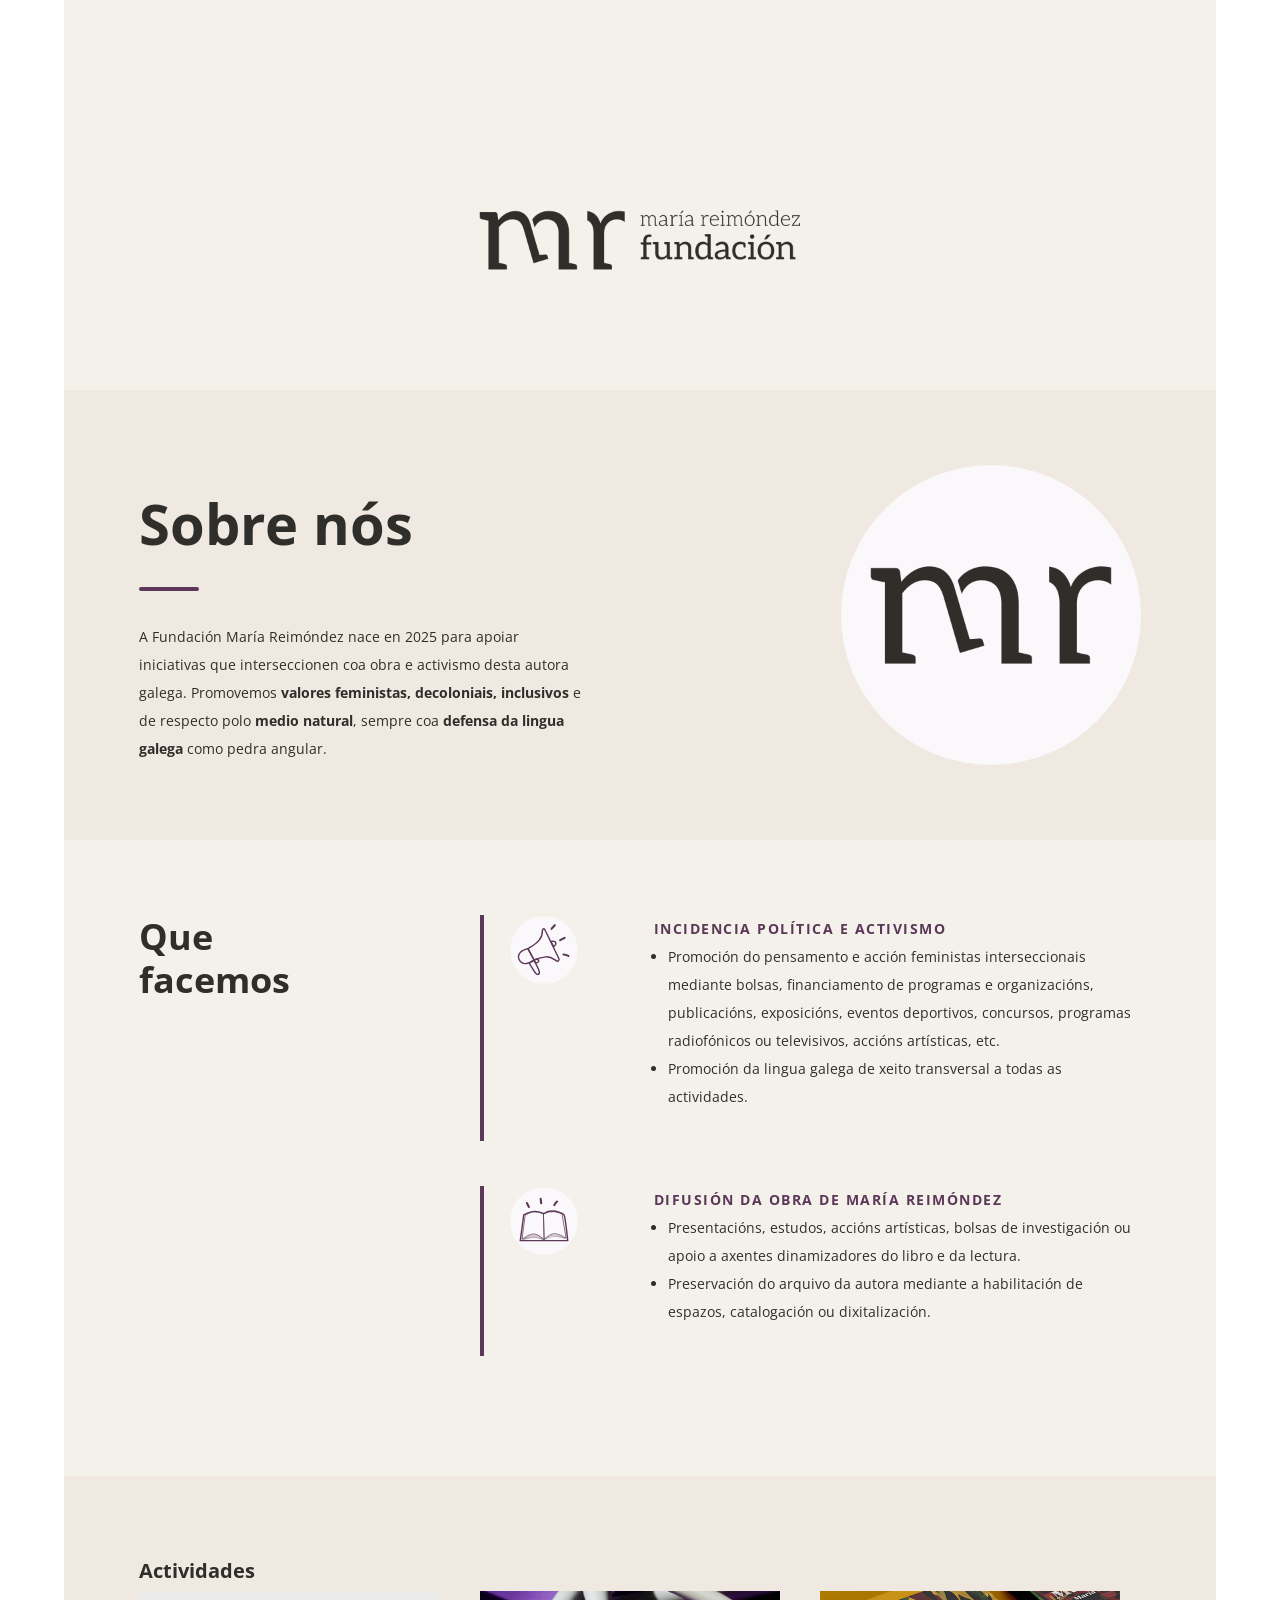
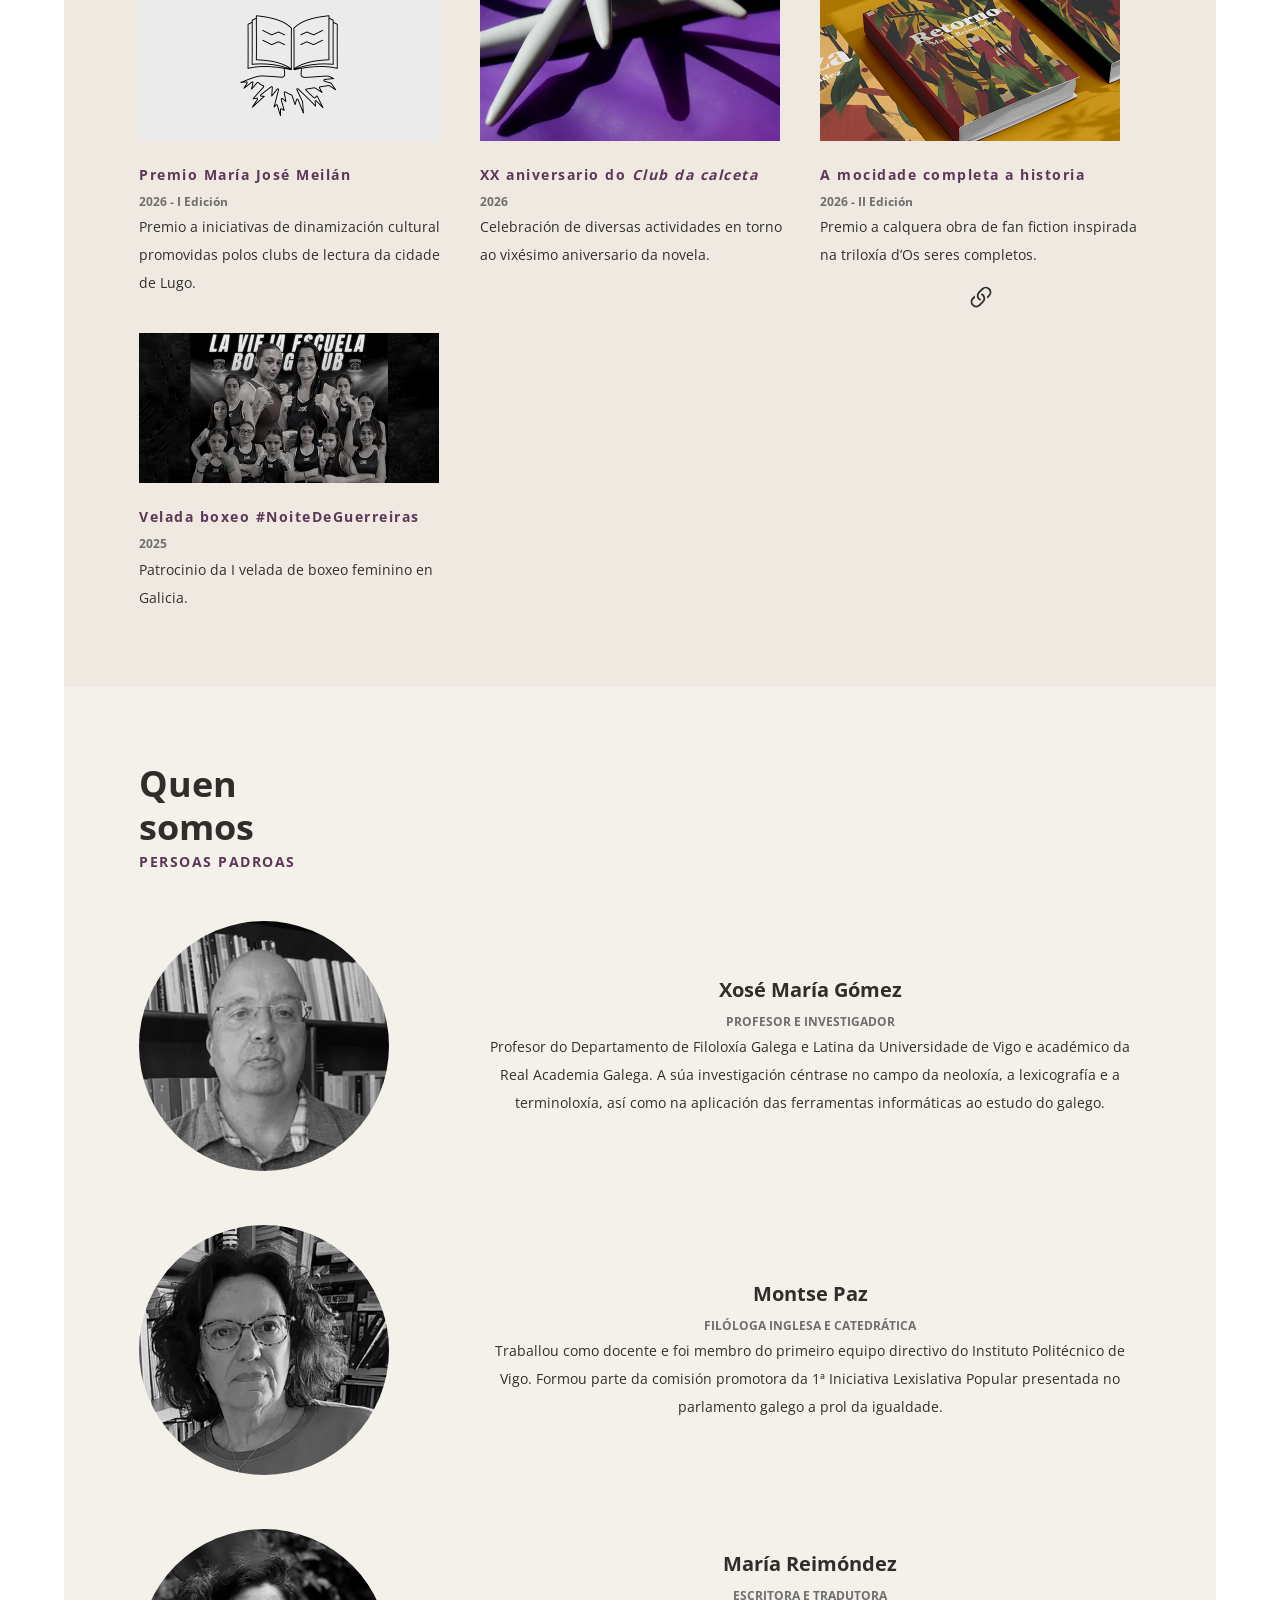
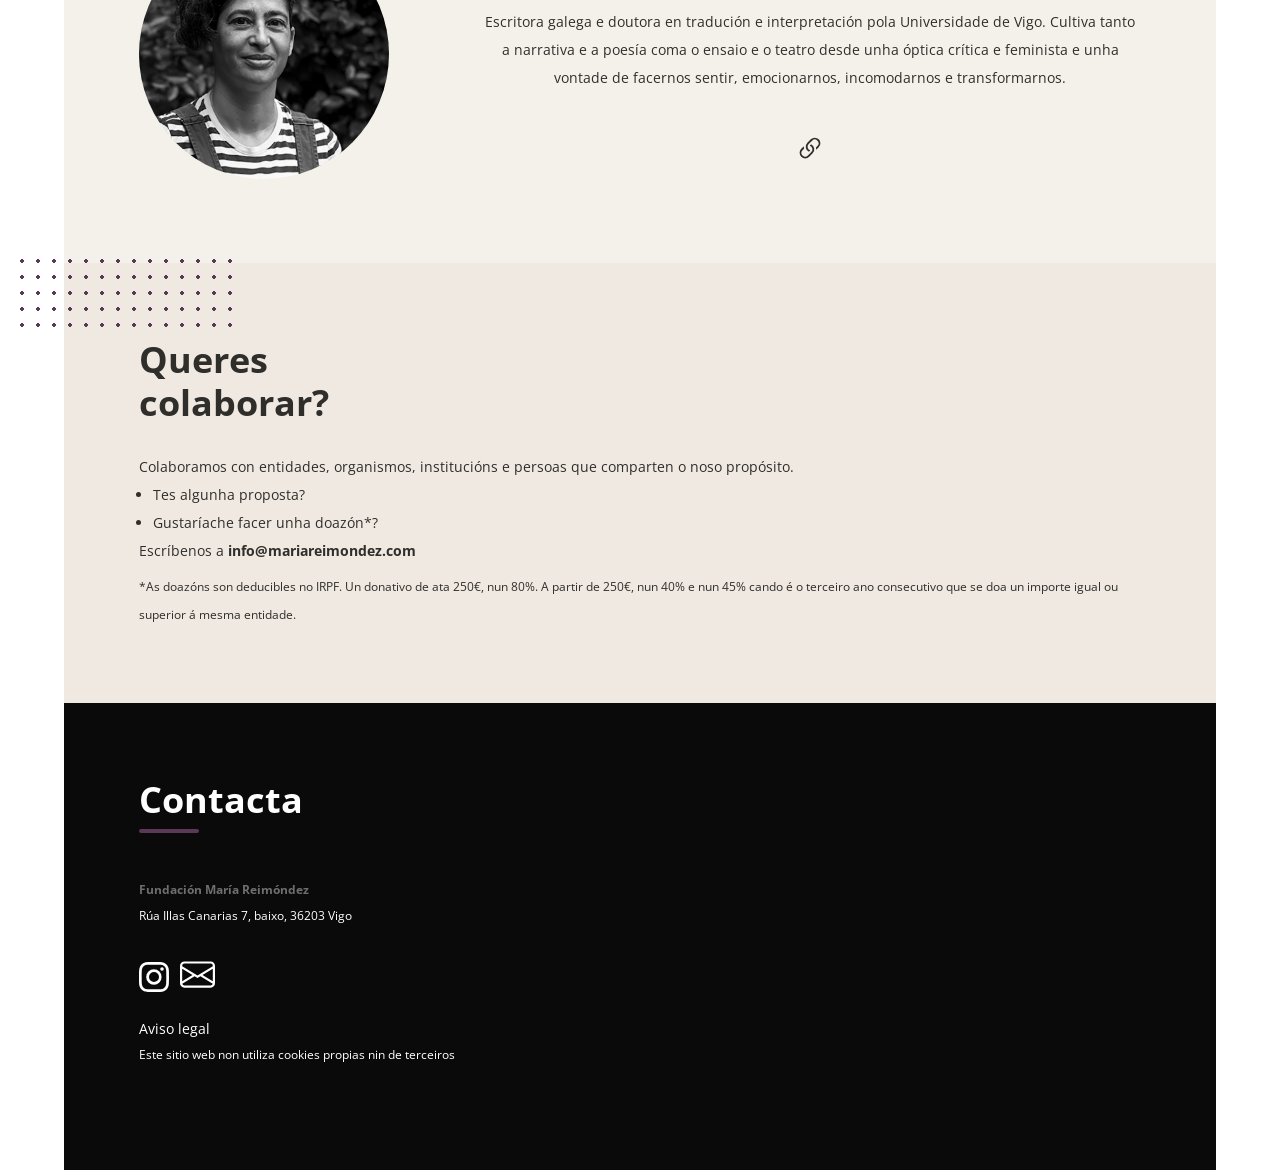
<file: index.html>
<!doctype html>

<head>
  <meta charset="UTF-8" />
  <meta name="viewport" content="width=device-width, initial-scale=1.0" />
  <title>Fundación María Reimóndez</title>
  <link rel="stylesheet" href="estilos.css" />

  <!--Favicon-->
  <link rel="icon" href="img/FundacionMariaReimondez_favicon-light.svg" type="image/svg+xml">
  <link rel="icon" href="img/FundacionMariaReimondez_favicon-light.svg" media="(prefers-color-scheme: light)">
  <link rel="icon" href="img/FundacionMariaReimondez_favicon-dark.svg" media="(prefers-color-scheme: dark)">


</head>

<body>
  <header>
    <img src="img/logos/FundacionMariaReimondez_Logo_RGB_400.png" srcset="img/logos/FundacionMariaReimondez_Logo_RGB_400.png 400w,
     img/logos/FundacionMariaReimondez_Logo_RGB_800.png 800w,
       img/logos/FundacionMariaReimondez_Logo_RGB_1200.png 1200w" width="400" height="120" class="logo-cabeceira"
      alt="Fundacion María Reimóndez" />
  </header>

  <!--Sobre nós-->
  <section class="about">
    <div class="aboutTXT">
      <h1>Sobre nós</h1>
      <p>
        A Fundación María Reimóndez nace en 2025 para apoiar iniciativas que interseccionen coa obra e activismo desta
        autora galega. Promovemos
        <b>valores feministas, decoloniais, inclusivos</b> e de respecto polo
        <b>medio natural</b>, sempre coa <b>defensa da lingua galega</b> como
        pedra angular.
      </p>
    </div>

    <img src="img/logos/FundacionMariaReimondez_Mosca_RGB_300.png" width="300" height="300" srcset="img/logos/FundacionMariaReimondez_Mosca_RGB_300.png 300w,
      img/logos/FundacionMariaReimondez_Mosca_RGB_600.png 600w,
      img/logos/FundacionMariaReimondez_Mosca_RGB_900.png 900w" class="logo-about" alt="Fundacion María Reimóndez" />
  </section>

  <!--Que facemos-->
  <section class="facemos">
    <div class="facemosESQ">
      <h2>Que</h2>
      <h2>facemos</h2>
    </div>

    <div class="facemosDTA">

      <div class="facemosBLOQUE">
        <img src="img/icons/icona_megafono.svg" width="70" height="70" />
        <div class="facemosTXT">
          <h4>INCIDENCIA POLÍTICA E ACTIVISMO</h4>
          <ul>
            <li>
              Promoción do pensamento e acción feministas interseccionais
              mediante bolsas, financiamento de programas e organizacións,
              publicacións, exposicións, eventos deportivos, concursos,
              programas radiofónicos ou televisivos, accións artísticas, etc.
            </li>
            <li>
              Promoción da lingua galega de xeito transversal a todas as
              actividades.
            </li>
          </ul>
        </div>
      </div>

      <div class="facemosBLOQUE">
        <img src="img/icons/icona_libro.svg" width="70" height="70" />

        <div class="facemosTXT">
          <h4>DIFUSIÓN DA OBRA DE MARÍA REIMÓNDEZ</h4>
          <ul>
            <li>
              Presentacións, estudos, accións artísticas, bolsas de
              investigación ou apoio a axentes dinamizadores do libro e da
              lectura.
            </li>
            <li>
              Preservación do arquivo da autora mediante a habilitación de
              espazos, catalogación ou dixitalización.
            </li>
          </ul>
        </div>
      </div>

    </div>
  </section>

  <!--Actividades-->
  <section class="actividades">
    <h3>Actividades</h3>

    <div class="gridActividades">

      <!--Actividade 4: Premio MJM-->
      <div class="actividade1">
        <img src="img/actividades/Actividade_PremioMariaJoseMeilan_300.jpg" width="300" height="150"
          srcset="
          img/actividades/Actividade_PremioMariaJoseMeilan_300.jpg 300w,
          img/actividades/Actividade_PremioMariaJoseMeilan_600.jpg 600w,
          img/actividades/Actividade_PremioMariaJoseMeilan_900.jpg 900w
          " sizes="
    (max-width: 600px) 100vw,
    (max-width: 900px) 50vw,
    400px 
  " class="foto-actividade" alt="Imaxe do I Premio María José Meilán autoría de Luz Darriba" />

        <h4>Premio María José Meilán</h4>
        <h5>2026 - I Edición</h5>
        <p>
          Premio a iniciativas de dinamización cultural promovidas polos clubs de lectura da cidade de Lugo.
        </p>
      </div>

      <!--Actividade 3: XX Aniversario o club da calceta-->
      <div class="actividade1">
        <img src="img/actividades/Actividades_OCDC_FotografiaMariaXesusFarinaBusto_300.png" width="300" height="150"
          srcset="
          img/actividades/Actividades_OCDC_FotografiaMariaXesusFarinaBusto_300.png 300w,
          img/actividades/Actividades_OCDC_FotografiaMariaXesusFarinaBusto_600.png 600w,
          img/actividades/Actividades_OCDC_FotografiaMariaXesusFarinaBusto_900.png 900w
          " sizes="
    (max-width: 600px) 100vw,
    (max-width: 900px) 50vw,
    400px 
  " class="foto-actividade" alt="Fotografía de María Xesús Fariña Busto para a portada de O club da calceta" />

        <h4>XX aniversario do <i>Club da calceta</i></h4>
        <h5>2026</h5>
        <p>
          Celebración de diversas actividades en torno ao vixésimo aniversario
          da novela.
        </p>
      </div>

      <!--Actividade 2 -->
      <div class="actividade2">
        <img src="img/actividades/Actividade_OsSeresCompletos_300.jpg" width="300" height="150" srcset="
          img/actividades/Actividade_OsSeresCompletos_300.jpg 300w,
          img/actividades/Actividade_OsSeresCompletos_600.jpg 600w,
          img/actividades/Actividade_OsSeresCompletos_900.jpg 900w
          " sizes="(max-width: 600px) 100vw,
                  (max-width: 900px) 50vw,
                  400px" class="foto-actividade" alt="Portada do libro Retorno" />
        <h4>A mocidade completa a historia</h4>
        <h5>2026 - II Edición</h5>
        <p>
          Premio a calquera obra de fan fiction inspirada na triloxía d’Os seres
          completos.
        </p>
        <a style="display: flex; justify-content: center; margin-top: 1em;"
          href="https://www.instagram.com/os_seres_completos/ " target="_blank" title="Ir ao Instagram da triloxía"><svg
            xmlns="http://www.w3.org/2000/svg" width="30" height="30" fill="currentColor" class="bi bi-link-45deg"
            viewBox="0 0 16 16">
            <path
              d="M4.715 6.542 3.343 7.914a3 3 0 1 0 4.243 4.243l1.828-1.829A3 3 0 0 0 8.586 5.5L8 6.086a1 1 0 0 0-.154.199 2 2 0 0 1 .861 3.337L6.88 11.45a2 2 0 1 1-2.83-2.83l.793-.792a4 4 0 0 1-.128-1.287z" />
            <path
              d="M6.586 4.672A3 3 0 0 0 7.414 9.5l.775-.776a2 2 0 0 1-.896-3.346L9.12 3.55a2 2 0 1 1 2.83 2.83l-.793.792c.112.42.155.855.128 1.287l1.372-1.372a3 3 0 1 0-4.243-4.243z" />
          </svg></a>
      </div>

      <!--Actividade 1-->
      <div class="actividade3">
        <img src="img/actividades/Actividade_VeladaBoxeo_300.jpg" width="300" height="150" srcset="
          img/actividades/Actividade_VeladaBoxeo_300.jpg 300w,
            img/actividades/Actividade_VeladaBoxeo_600.jpg 600w,
            img/actividades/Actividade_VeladaBoxeo_900.jpg 900w
          " sizes="
    (max-width: 600px) 100vw,
    (max-width: 900px) 50vw,
    400px 
  " class="foto-actividade" alt="Cartaz I Velada de boxeo feminino" />
        <h4>Velada boxeo #NoiteDeGuerreiras</h4>
        <h5>2025</h5>
        <p>Patrocinio da I velada de boxeo feminino en Galicia.</p>
      </div>

      <!--Actividade 0-->
      <!--
      <div class="actividade4">
        <img src="img/Actividades_Proximamente.jpg" height="150px" />
        <p><i>Proximamente</i></p>
        <br />
        <p></p>
      </div>
    -->
    </div>
  </section>

  <!--Quen somos-->
  <section class="somos">
    <h2>Quen</h2>
    <h2>somos</h2>
    <h4>PERSOAS PADROAS</h4>

    <div class="persoas">
      <div class="somosESQ">
        <img src="img/XoseMGomez_250.jpg" srcset="img/XoseMGomez_250.jpg 250w,
        img/XoseMGomez_500.jpg 500w,
        img/XoseMGomez_750.jpg 750w" height="250" width="250" class="persoa-padroa" alt="Xosé María Gómez" />
      </div>
     

      <div class="somosDTA">
        <h3>Xosé María Gómez</h3>
        <h5>PROFESOR E INVESTIGADOR</h5>
        <p>
          Profesor do Departamento de Filoloxía Galega e Latina da Universidade
          de Vigo e académico da Real Academia Galega. A súa investigación
          céntrase no campo da neoloxía, a lexicografía e a terminoloxía, así
          como na aplicación das ferramentas informáticas ao estudo do galego.
        </p>
      </div>
    </div>

    <div class="persoas">
      <div class="somosESQ">
       
        <img src="img/MontsePaz_250.jpg" srcset="img/MontsePaz_250.jpg 250w,
       img/MontsePaz_500.jpg 500w,
       img/MontsePaz_750.jpg 750w" height="250" width="250" class="persoa-padroa" alt="Montse Paz" />
       </div>
    

      <div class="somosDTA">
        <h3>Montse Paz</h3>
        <h5>FILÓLOGA INGLESA E CATEDRÁTICA</h5>
        <p>
          Traballou como docente e foi membro do primeiro equipo directivo do
          Instituto Politécnico de Vigo. Formou parte da comisión promotora da
          1ª Iniciativa Lexislativa Popular presentada no parlamento galego a
          prol da igualdade.
        </p>
      </div>
    </div>

    <div class="persoas">
      <div class="somosESQ">
       
        <img src="img/MariaReimondez_250.jpg" srcset="img/MariaReimondez_250.jpg 250w,
        img/MariaReimondez_500.jpg 500w,
        img/MariaReimondez_750.jpg 750w" height="250" width="250" class="persoa-padroa" alt="María Reimóndez" />
      </div>
      

      <div class="somosDTA">
        <h3>María Reimóndez</h3>
        <h5>ESCRITORA E TRADUTORA</h5>
        <p>
          Escritora galega e doutora en tradución e interpretación pola
          Universidade de Vigo. Cultiva tanto a narrativa e a poesía coma o
          ensaio e o teatro desde unha óptica crítica e feminista e unha vontade
          de facernos sentir, emocionarnos, incomodarnos e transformarnos.
        </p>
        <br />

        <a href="https://mariareimondez.com/" target="_blank" title="Ir á páxina web de María Reimóndez"><svg
            xmlns="http://www.w3.org/2000/svg" width="30" height="30" fill="currentColor" class="bi bi-link-45deg"
            viewBox="0 0 16 16">
            <path
              d="M4.715 6.542 3.343 7.914a3 3 0 1 0 4.243 4.243l1.828-1.829A3 3 0 0 0 8.586 5.5L8 6.086a1 1 0 0 0-.154.199 2 2 0 0 1 .861 3.337L6.88 11.45a2 2 0 1 1-2.83-2.83l.793-.792a4 4 0 0 1-.128-1.287z" />
            <path
              d="M6.586 4.672A3 3 0 0 0 7.414 9.5l.775-.776a2 2 0 0 1-.896-3.346L9.12 3.55a2 2 0 1 1 2.83 2.83l-.793.792c.112.42.155.855.128 1.287l1.372-1.372a3 3 0 1 0-4.243-4.243z" />
          </svg></a>
      </div>
    </div>
  </section>
 <div class="contenedor-puntos">
  <div class="patron-puntos"></div>
</div>


    
  <!--Colabora-->
  <section class="colabora">
    <h2 class="deco">Queres</h2>
    <h2>colaborar?</h2>
  <h2 style="height: 0.8em;"> </h2>
    

    <p>
      Colaboramos con entidades, organismos, institucións e persoas que
      comparten o noso propósito. </p>
    <ul>
      <li>Tes algunha proposta?</li>
      <li>Gustaríache facer unha doazón*? </li>
    </ul>
    <p>Escríbenos a <a href="mailto:info@mariareimondez.com">info@mariareimondez.com</a></p>

    <p style="margin-top: 0.5em"><small>*As doazóns son deducibles no IRPF. Un donativo de ata 250€, nun 80%. A partir de 250€, nun 40%
        e nun 45% cando é o terceiro ano consecutivo que se doa un importe igual ou superior á mesma entidade.</small>
    </p>


  </section>

  <!--Pé de páxina-->
  <footer>
    <h2>Contacta</h2>
    <br />
    <br />
    <h5>Fundación María Reimóndez</h5>
    <p><small>Rúa Illas Canarias 7, baixo, 36203 Vigo</small></p>

    <br />

    <div class="RRSS">
      <a href="https://www.instagram.com/fundacionmariareimondez/" target="_blank" title="Ir ao Instagram da Fundación">
        <svg xmlns="http://www.w3.org/2000/svg" width="30" height="30" fill="white" class="bi bi-instagram"
          viewBox="0 0 16 16">
          <path
            d="M8 0C5.829 0 5.556.01 4.703.048 3.85.088 3.269.222 2.76.42a3.9 3.9 0 0 0-1.417.923A3.9 3.9 0 0 0 .42 2.76C.222 3.268.087 3.85.048 4.7.01 5.555 0 5.827 0 8.001c0 2.172.01 2.444.048 3.297.04.852.174 1.433.372 1.942.205.526.478.972.923 1.417.444.445.89.719 1.416.923.51.198 1.09.333 1.942.372C5.555 15.99 5.827 16 8 16s2.444-.01 3.298-.048c.851-.04 1.434-.174 1.943-.372a3.9 3.9 0 0 0 1.416-.923c.445-.445.718-.891.923-1.417.197-.509.332-1.09.372-1.942C15.99 10.445 16 10.173 16 8s-.01-2.445-.048-3.299c-.04-.851-.175-1.433-.372-1.941a3.9 3.9 0 0 0-.923-1.417A3.9 3.9 0 0 0 13.24.42c-.51-.198-1.092-.333-1.943-.372C10.443.01 10.172 0 7.998 0zm-.717 1.442h.718c2.136 0 2.389.007 3.232.046.78.035 1.204.166 1.486.275.373.145.64.319.92.599s.453.546.598.92c.11.281.24.705.275 1.485.039.843.047 1.096.047 3.231s-.008 2.389-.047 3.232c-.035.78-.166 1.203-.275 1.485a2.5 2.5 0 0 1-.599.919c-.28.28-.546.453-.92.598-.28.11-.704.24-1.485.276-.843.038-1.096.047-3.232.047s-2.39-.009-3.233-.047c-.78-.036-1.203-.166-1.485-.276a2.5 2.5 0 0 1-.92-.598 2.5 2.5 0 0 1-.6-.92c-.109-.281-.24-.705-.275-1.485-.038-.843-.046-1.096-.046-3.233s.008-2.388.046-3.231c.036-.78.166-1.204.276-1.486.145-.373.319-.64.599-.92s.546-.453.92-.598c.282-.11.705-.24 1.485-.276.738-.034 1.024-.044 2.515-.045zm4.988 1.328a.96.96 0 1 0 0 1.92.96.96 0 0 0 0-1.92m-4.27 1.122a4.109 4.109 0 1 0 0 8.217 4.109 4.109 0 0 0 0-8.217m0 1.441a2.667 2.667 0 1 1 0 5.334 2.667 2.667 0 0 1 0-5.334" />
        </svg></a>
      <a href="mailto:info@mariareimondez.com" title="Enviar email">
        <svg xmlns="http://www.w3.org/2000/svg" width="35" height="35" fill="white" class="bi bi-envelope"
          viewBox="0 0 16 16">
          <path
            d="M0 4a2 2 0 0 1 2-2h12a2 2 0 0 1 2 2v8a2 2 0 0 1-2 2H2a2 2 0 0 1-2-2zm2-1a1 1 0 0 0-1 1v.217l7 4.2 7-4.2V4a1 1 0 0 0-1-1zm13 2.383-4.708 2.825L15 11.105zm-.034 6.876-5.64-3.471L8 9.583l-1.326-.795-5.64 3.47A1 1 0 0 0 2 13h12a1 1 0 0 0 .966-.741M1 11.105l4.708-2.897L1 5.383z" />
        </svg></a>
    </div>
    <p class="titulos-aviso-legal"></p>
    <p><a href="avisolegal.html" target="_self">Aviso legal</a></p>
    <p style="font-size: 12px;"> Este sitio web non utiliza cookies propias nin de terceiros </p>
    <br />
  </footer>
</body>

</html>
</file>
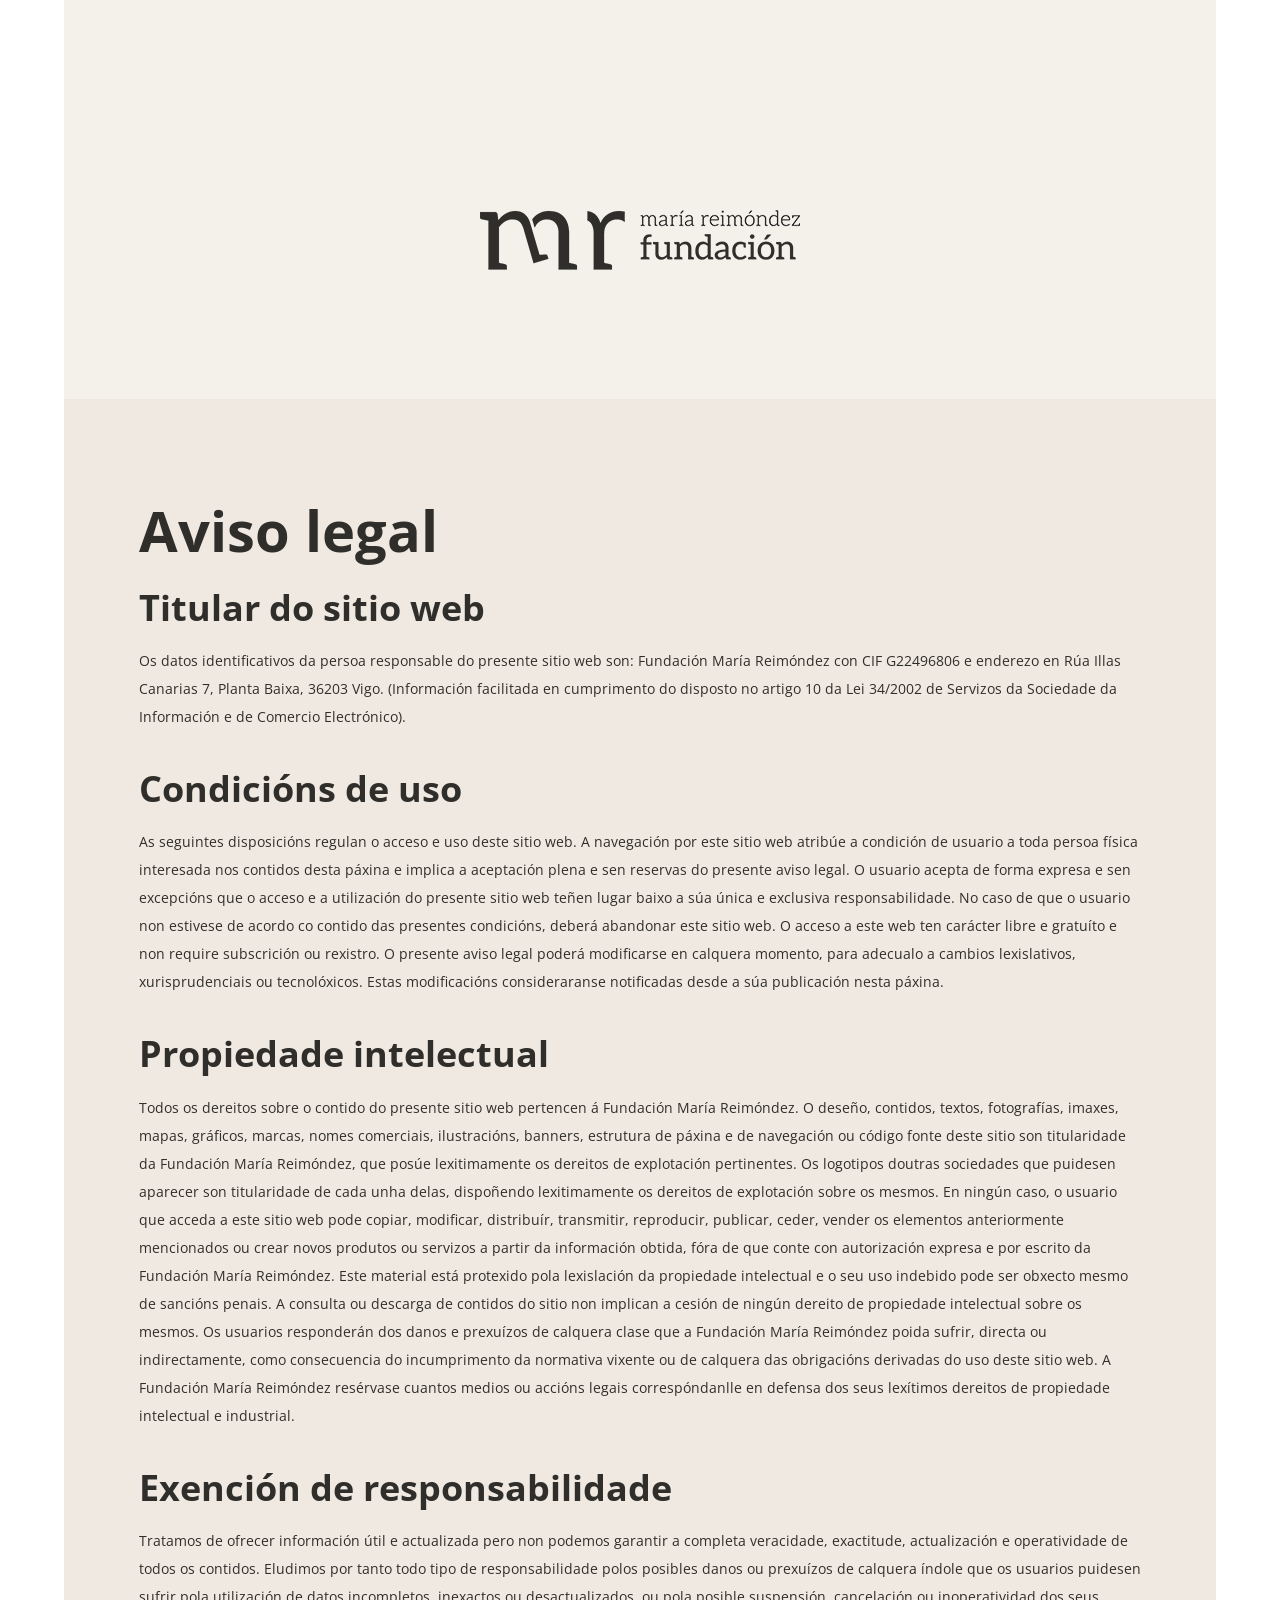
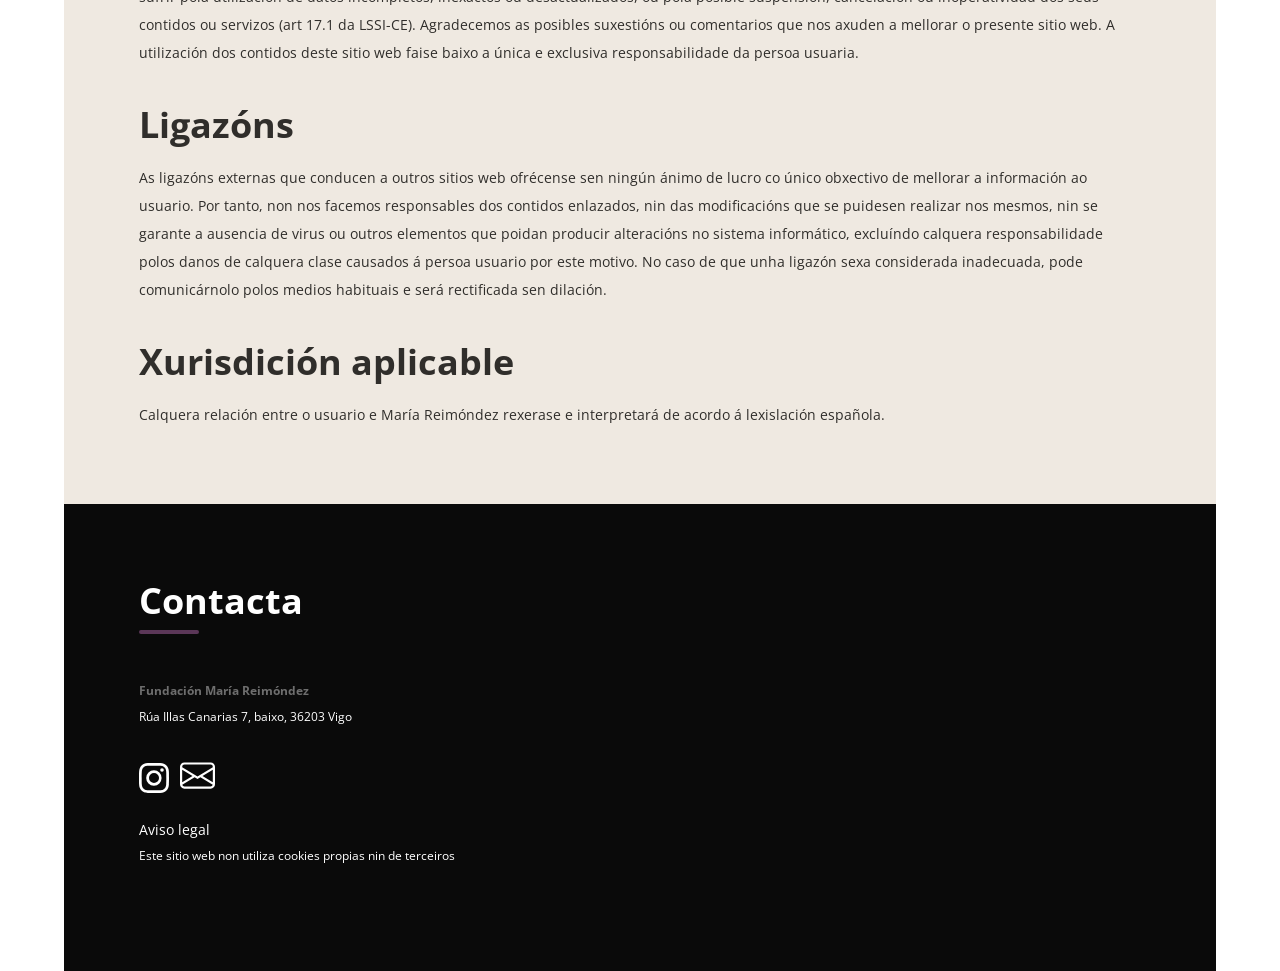
<file: avisolegal.html>
<!doctype html>

<head>
    <meta charset="UTF-8" />
    <meta name="viewport" content="width=device-width, initial-scale=1.0" />
    <title>Fundación María Reimóndez :::: Política de privacidade</title>
    <link rel="stylesheet" href="estilos.css" />

    <!--Favicon-->
    <link rel="icon" href="img/FundacionMariaReimondez_favicon-light.svg" type="image/svg+xml">
    <link rel="icon" href="/img/FundacionMariaReimondez_favicon-light.svg" media="(prefers-color-scheme: light)">
    <link rel="icon" href="/img/FundacionMariaReimondez_favicon-dark.svg" media="(prefers-color-scheme: dark)">


</head>

<body>
    <header>
        <a href="index.html" title="Volver ao inicio"><img src="img/logos/FundacionMariaReimondez_Logo_RGB_400.png"
                width="400" height="120" class="logo-cabeceira" alt="Fundacion María Reimóndez" /></a>

    </header>

    <!--Sobre nós-->
    <section class="colabora">

        <h1>Aviso legal</h1>
        <h2 style="margin-bottom: 0.5em">Titular do sitio web</h2>
        <p>Os datos identificativos da persoa responsable do presente sitio web son: Fundación María Reimóndez con
            CIF G22496806 e enderezo en Rúa Illas Canarias 7, Planta Baixa, 36203 Vigo.

            (Información facilitada en cumprimento do disposto no artigo 10 da Lei 34/2002 de Servizos da Sociedade
            da Información e de Comercio Electrónico).

        </p>
        <p class="margin-bottom"></p>

        <h2 class="titulos-aviso-legal">Condicións de uso</h2>
        <p>As seguintes disposicións regulan o acceso e uso deste sitio web. A navegación por este sitio web atribúe
            a condición de usuario a toda persoa física interesada nos contidos desta páxina e implica a aceptación
            plena e sen reservas do presente aviso legal.

            O usuario acepta de forma expresa e sen excepcións que o acceso e a utilización do presente sitio web
            teñen lugar baixo a súa única e exclusiva responsabilidade. No caso de que o usuario non estivese de
            acordo co contido das presentes condicións, deberá abandonar este sitio web.
            O acceso a este web ten carácter libre e gratuíto e non require subscrición ou rexistro.

            O presente aviso legal poderá modificarse en calquera momento, para adecualo a cambios lexislativos,
            xurisprudenciais ou tecnolóxicos. Estas modificacións consideraranse notificadas desde a súa publicación
            nesta páxina.
        </p>

        <h2 class="titulos-aviso-legal">Propiedade intelectual</h2>
        <p>Todos os dereitos sobre o contido do presente sitio web pertencen á Fundación María Reimóndez. O deseño,
            contidos, textos, fotografías, imaxes, mapas, gráficos, marcas, nomes comerciais, ilustracións, banners,
            estrutura de páxina e de navegación ou código fonte deste sitio son titularidade da Fundación María
            Reimóndez, que posúe lexitimamente os dereitos de explotación pertinentes.

            Os logotipos doutras sociedades que puidesen aparecer son titularidade de cada unha delas, dispoñendo
            lexitimamente os dereitos de explotación sobre os mesmos.

            En ningún caso, o usuario que acceda a este sitio web pode copiar, modificar, distribuír, transmitir,
            reproducir, publicar, ceder, vender os elementos anteriormente mencionados ou crear novos produtos ou
            servizos a partir da información obtida, fóra de que conte con autorización expresa e por escrito da
            Fundación María Reimóndez. Este material está protexido pola lexislación da propiedade intelectual e o
            seu uso indebido pode ser obxecto mesmo de sancións penais.

            A consulta ou descarga de contidos do sitio non implican a cesión de ningún dereito de propiedade
            intelectual sobre os mesmos.

            Os usuarios responderán dos danos e prexuízos de calquera clase que a Fundación María Reimóndez poida
            sufrir, directa ou indirectamente, como consecuencia do incumprimento da normativa vixente ou de
            calquera das obrigacións derivadas do uso deste sitio web. A Fundación María Reimóndez resérvase cuantos
            medios ou accións legais correspóndanlle en defensa dos seus lexítimos dereitos de propiedade
            intelectual e industrial.</p>

        <h2 class="titulos-aviso-legal">Exención de responsabilidade</h2>
        <p>Tratamos de ofrecer información útil e actualizada pero non podemos garantir a completa veracidade,
            exactitude, actualización e operatividade de todos os contidos. Eludimos por tanto todo tipo de
            responsabilidade polos posibles danos ou prexuízos de calquera índole que os usuarios puidesen sufrir
            pola utilización de datos incompletos, inexactos ou desactualizados, ou pola posible suspensión,
            cancelación ou inoperatividad dos seus contidos ou servizos (art 17.1 da LSSI-CE).

            Agradecemos as posibles suxestións ou comentarios que nos axuden a mellorar o presente sitio web. A
            utilización dos contidos deste sitio web faise baixo a única e exclusiva responsabilidade da persoa
            usuaria.</p>

        <h2 class="titulos-aviso-legal">Ligazóns</h2>
        <p>As ligazóns externas que conducen a outros sitios web ofrécense sen ningún ánimo de lucro co único
            obxectivo de mellorar a información ao usuario.

            Por tanto, non nos facemos responsables dos contidos enlazados, nin das modificacións que se puidesen
            realizar nos mesmos, nin se garante a ausencia de virus ou outros elementos que poidan producir
            alteracións no sistema informático, excluíndo calquera responsabilidade polos danos de calquera clase
            causados á persoa usuario por este motivo.

            No caso de que unha ligazón sexa considerada inadecuada, pode comunicárnolo polos medios habituais e
            será rectificada sen dilación.</p>

        <h2 class="titulos-aviso-legal">Xurisdición aplicable</h2>
        <p>Calquera relación entre o usuario e María Reimóndez rexerase e interpretará de acordo á lexislación
            española.</p>

    </section>



    <!--Pé de páxina-->
   <footer>
    <h2>Contacta</h2>
    <br />
    <br />
    <h5>Fundación María Reimóndez</h5>
    <p><small>Rúa Illas Canarias 7, baixo, 36203 Vigo</small></p>

    <br />

    <div class="RRSS">
      <a href="https://www.instagram.com/fundacionmariareimondez/" target="_blank" title="Ir ao Instagram da Fundación">
        <svg xmlns="http://www.w3.org/2000/svg" width="30" height="30" fill="white" class="bi bi-instagram"
          viewBox="0 0 16 16">
          <path
            d="M8 0C5.829 0 5.556.01 4.703.048 3.85.088 3.269.222 2.76.42a3.9 3.9 0 0 0-1.417.923A3.9 3.9 0 0 0 .42 2.76C.222 3.268.087 3.85.048 4.7.01 5.555 0 5.827 0 8.001c0 2.172.01 2.444.048 3.297.04.852.174 1.433.372 1.942.205.526.478.972.923 1.417.444.445.89.719 1.416.923.51.198 1.09.333 1.942.372C5.555 15.99 5.827 16 8 16s2.444-.01 3.298-.048c.851-.04 1.434-.174 1.943-.372a3.9 3.9 0 0 0 1.416-.923c.445-.445.718-.891.923-1.417.197-.509.332-1.09.372-1.942C15.99 10.445 16 10.173 16 8s-.01-2.445-.048-3.299c-.04-.851-.175-1.433-.372-1.941a3.9 3.9 0 0 0-.923-1.417A3.9 3.9 0 0 0 13.24.42c-.51-.198-1.092-.333-1.943-.372C10.443.01 10.172 0 7.998 0zm-.717 1.442h.718c2.136 0 2.389.007 3.232.046.78.035 1.204.166 1.486.275.373.145.64.319.92.599s.453.546.598.92c.11.281.24.705.275 1.485.039.843.047 1.096.047 3.231s-.008 2.389-.047 3.232c-.035.78-.166 1.203-.275 1.485a2.5 2.5 0 0 1-.599.919c-.28.28-.546.453-.92.598-.28.11-.704.24-1.485.276-.843.038-1.096.047-3.232.047s-2.39-.009-3.233-.047c-.78-.036-1.203-.166-1.485-.276a2.5 2.5 0 0 1-.92-.598 2.5 2.5 0 0 1-.6-.92c-.109-.281-.24-.705-.275-1.485-.038-.843-.046-1.096-.046-3.233s.008-2.388.046-3.231c.036-.78.166-1.204.276-1.486.145-.373.319-.64.599-.92s.546-.453.92-.598c.282-.11.705-.24 1.485-.276.738-.034 1.024-.044 2.515-.045zm4.988 1.328a.96.96 0 1 0 0 1.92.96.96 0 0 0 0-1.92m-4.27 1.122a4.109 4.109 0 1 0 0 8.217 4.109 4.109 0 0 0 0-8.217m0 1.441a2.667 2.667 0 1 1 0 5.334 2.667 2.667 0 0 1 0-5.334" />
        </svg></a>
      <a href="mailto:info@mariareimondez.com" title="Enviar email">
        <svg xmlns="http://www.w3.org/2000/svg" width="35" height="35" fill="white" class="bi bi-envelope"
          viewBox="0 0 16 16">
          <path
            d="M0 4a2 2 0 0 1 2-2h12a2 2 0 0 1 2 2v8a2 2 0 0 1-2 2H2a2 2 0 0 1-2-2zm2-1a1 1 0 0 0-1 1v.217l7 4.2 7-4.2V4a1 1 0 0 0-1-1zm13 2.383-4.708 2.825L15 11.105zm-.034 6.876-5.64-3.471L8 9.583l-1.326-.795-5.64 3.47A1 1 0 0 0 2 13h12a1 1 0 0 0 .966-.741M1 11.105l4.708-2.897L1 5.383z" />
        </svg></a>
    </div>
    <p class="titulos-aviso-legal "></p>
    <p><a href="avisolegal.html" target="_self" style="color: white; text-decoration: none;">Aviso legal</a></p>
    <p style="font-size: 12px;"> Este sitio web non utiliza cookies propias nin de terceiros </p>
    <br />
  </footer>
</body>

</html>
</file>
<file: estilos.css>
:root {
  --color-texto: #302e2b;
  --color-fondo-1: #f4f1eb;
  --color-fondo-2: #efe9e1;

  /* Nuevo color institucional */
  --color-acento: #5b3758;

  /* Hover */
  --color-acento-claro: #7a5074;

  /* Muy sutil */
  --color-acento-fondo: #f7f3f8;
}

* {
  margin: 0;
  padding: 0;
  box-sizing: border-box;
}

@font-face {
  font-family: "Open Sans";
  src: url("fonts/open-sans-v44-latin-regular.woff2") format("woff2");
  font-weight: 400;
  font-style: normal;
}

@font-face {
  font-family: "Open Sans";
  src: url("fonts/open-sans-v44-latin-700.woff2") format("woff2");
  font-weight: 700;
  font-style: normal;
}

/*Estilos para as ligazóns*/
a {
  color: #302e2b;
}

a:hover {
  color: var(--color-acento);
}

body {
  font-family: "Open Sans", sans-serif;
  color: #302e2b;
  font-size: 14px;
  line-height: 2;
}

/*Estilos texto*/
h1 {
  font-size: clamp(32px, 6vw, 56px); /*56px*/
  line-height: 2;
}

h2 {
  font-size: clamp(24px, 5vw, 36px); /*36px*/
  line-height: 1.2;
}

.titulos-aviso-legal {
  margin-top: 1em;
  margin-bottom: 0.5em;
}

h3 {
  font-size: clamp(16px, 4vw, 20px); /*20px*/
  line-height: 2;
}

h4 {
  letter-spacing: 1.5px;
  color: var(--color-acento);
}

h5 {
  color: #6e6e6e;
}

li {
  margin-left: 1em;
}

/*Estilos para o bloque da cabeceira*/
header {
  padding: clamp(80px, 20vh, 200px) 0;
  display: flex;
  justify-content: center;
  align-items: center;
  padding-bottom: 90px;
  width: 90%;
  max-width: 1200px;
  margin: 0 auto;
  background-color: #f4f1eb;
}

.logo-cabeceira {
  width: 100%;
  height: auto;
  max-width: 400px;
}

/*Estilos para Sobre nós*/
.about {
  padding: clamp(30px, 6vw, 75px);
  display: flex;
  flex-direction: row;
  background-color: #efe9e1;
  justify-content: space-between;
  align-items: center;
  width: 90%;
  max-width: 1200px;
  margin: 0 auto;
}

.about h1 {
  position: relative;

  display: inline-block;

  margin-bottom: 0.8em;
}

.about h1::after {
  content: "";

  position: absolute;

  left: 0;

  bottom: -12px;

  width: 60px;

  height: 4px;

  border-radius: 10px;

  background: var(--color-acento);
}

.aboutTXT {
  width: 45%;
}

.logo-about {
  background: #fbf8fb;
  border-radius: 50%;
  width: 100%;
  height: auto;
  max-width: 300px;
}

/*Estilos para Que facemos*/
.facemos {
  padding: clamp(30px, 6vw, 75px);
  display: flex;
  flex-direction: row;
  background-color: #f4f1eb;
  justify-content: space-between;
  width: 90%;
  max-width: 1200px;
  margin: 0 auto;
}

.facemosESQ {
  width: 34%;
}

.facemosDTA {
  width: 66%;
  display: flex;
  flex-direction: column;
  justify-content: space-between; /*rEVISAR ISTO PARA QUE NOS SE EXPANDA TANTO*/
}

.facemosBLOQUE {
  display: flex;
  flex-direction: row;

  gap: 25px;

  padding-left: 25px;

  border-left: 4px solid var(--color-acento);

  margin-bottom: 45px;
}

.facemosTXT {
  padding-left: 50px;
  padding-bottom: 30px;
}

/*Estilos para Actividades*/
.actividades {
  padding: clamp(30px, 6vw, 75px);
  background-color: #efe9e1;
  display: flex;
  flex-direction: column;
  justify-content: space-between;
  width: 90%;
  max-width: 1200px;
  margin: 0 auto;
}

.actividades h4 {
  margin-top: 15px;
  line-height: normal;
}

.actividades h5 {
  margin-top: 6px;
}

.gridActividades {
  display: grid;
  gap: 20px;
  grid-template-columns: repeat(3, 1fr);
}

.actividade1,
.actividade2,
.actividade3 {
  overflow: hidden; /*Para que non desborde cando se fai hover na foto*/
}

.foto-actividade {
  width: 100%;
  height: auto;
  max-width: 300px;

  object-fit: cover;

  filter: contrast(105%) brightness(92%);

  transition: all 0.4s ease;
}

.foto-actividade:hover,
.RRSS svg:hover {
  filter: grayscale(0%) contrast(100%);

  transform: scale(1.05);
}

/*Estilos para Quen somos*/
.somos {
  padding: clamp(30px, 6vw, 75px);
  width: 90%;
  max-width: 1200px;
  margin: 0 auto;
  background-color: #f4f1eb;
  position: relative;
}

.persoas {
  padding-top: 45px;
  display: flex;
  flex-direction: row;
  justify-content: space-between;
}

.somosESQ {
  width: 34%;
}

.persoa-padroa {
  height: 250px;
  object-fit: cover;

  border-radius: 50%;

  filter: contrast(102%) brightness(98%) saturate(0.92);

  transition: all 0.4s ease;
}

.persoa-padroa:hover {
  filter: brightness(100%);

  box-shadow: 0 0 0 4px #5b3758;

  transform: scale(1.05);
}

.somosDTA {
  width: 66%;
  display: flex;
  flex-direction: column;
  justify-content: center;
  text-align: center;
}

.somosDTA > p {
  padding-bottom: 1em;
}

/*Patrón puntos*/
.contenedor-puntos {
  position: relative;
  width: 90%;
  max-width: 1200px;
  margin: 0 auto;
  height: 0; /* No afecta el flujo ni márgenes */
}

.patron-puntos {
  position: absolute;
  top: -10px; /* Axustar para subir ou baixar sobre o borde borde */
  left: -50px;
  width: 20%;
  height: 80px; /* Altura de la zona con puntos */
  background-image: radial-gradient(#5b3758 2px, transparent 1.5px);
  background-size: 16px 16px; /* Separación entre puntos */
  pointer-events: none; /* Permite hacer clic a través del patrón */
  z-index: 10;
}

/*Estilos para Colabora*/
.colabora {
  padding: clamp(30px, 6vw, 75px);
  background-color: #efe9e1;
  display: flex;
  flex-direction: column;
  justify-content: space-between;
  width: 90%;
  max-width: 1200px;
  margin: 0 auto;
  position: relative;
}

.colabora a {
  font-weight: 700;

  text-decoration: none;

  border-bottom: 3px dotted transparent;

  padding-bottom: 2px;

  transition: 0.25s;
}

.colabora a:hover {
  color: var(--color-acento);
  border-bottom-color: var(--color-acento);
}

/*Estilos para Pé de páxina*/
footer {
  padding: clamp(30px, 6vw, 75px);
  background-color: #0a0a0a;
  color: white;
  width: 90%;
  max-width: 1200px;
  margin: 0 auto;
}

footer h2 {
  position: relative;

  display: inline-block;

  margin-bottom: 0.8em;
}

footer h2::after {
  content: "";

  position: absolute;

  left: 0;

  bottom: -12px;

  width: 60px;

  height: 4px;

  border-radius: 10px;

  background: var(--color-acento);
}

.RRSS {
  justify-content: center;
  align-items: center;
}

.RRSS a {
  padding-right: 0.5em;
}

footer a {
  color: white;

  text-decoration: none;

  border-bottom: 3px dotted transparent;

  padding-bottom: 2px;

  transition: 0.25s;
}

footer a:hover {
  color: white;
  border-bottom-color: white;
}

/*Media queries*/
@media (max-width: 950px) {
  .somosDTA {
    width: 60%;
  }
}

@media (max-width: 900px) {
  .about,
  .facemos,
  .persoas {
    flex-direction: column;
    gap: 30px;
  }

  .facemosDTA {
    width: 100%;
  }

  .aboutTXT,
  .somosESQ,
  .somosDTA {
    width: 100%;
    text-align: center;
  }

  .about h1::after {
    left: 50%;
    transform: translateX(-50%);
  }

  .gridActividades {
    grid-template-columns: 1fr 1fr;
    grid-template-areas:
      "actividade1 actividade2"
      "actividade3 actividade4";
  }
}

@media (max-width: 600px) {
  body {
    font-size: 15px;
    line-height: 1.6;
  }

  header img {
    width: 80%;
  }

  .about {
    padding: 40px 20px 50px;
    text-align: left;
  }

  .icona-about {
    display: none;
  }

  .facemos {
    padding: 40px 20px;
  }

  .facemosBLOQUE {
    gap: 30px;
  }

  .facemosTXT {
    padding-left: 0;
  }

  .gridActividades {
    grid-template-columns: 1fr;
    grid-template-areas:
      "actividade1"
      "actividade2"
      "actividade3";
  }

  .persoa-padroa {
    width: 180px;
    height: 180px;
    margin: 0 auto;
  }

  .somosDTA {
    text-align: center;
  }

  footer {
    text-align: center;
  }

  footer h2::after {
    left: 50%;
    transform: translateX(-50%);
  }
}
</file>
